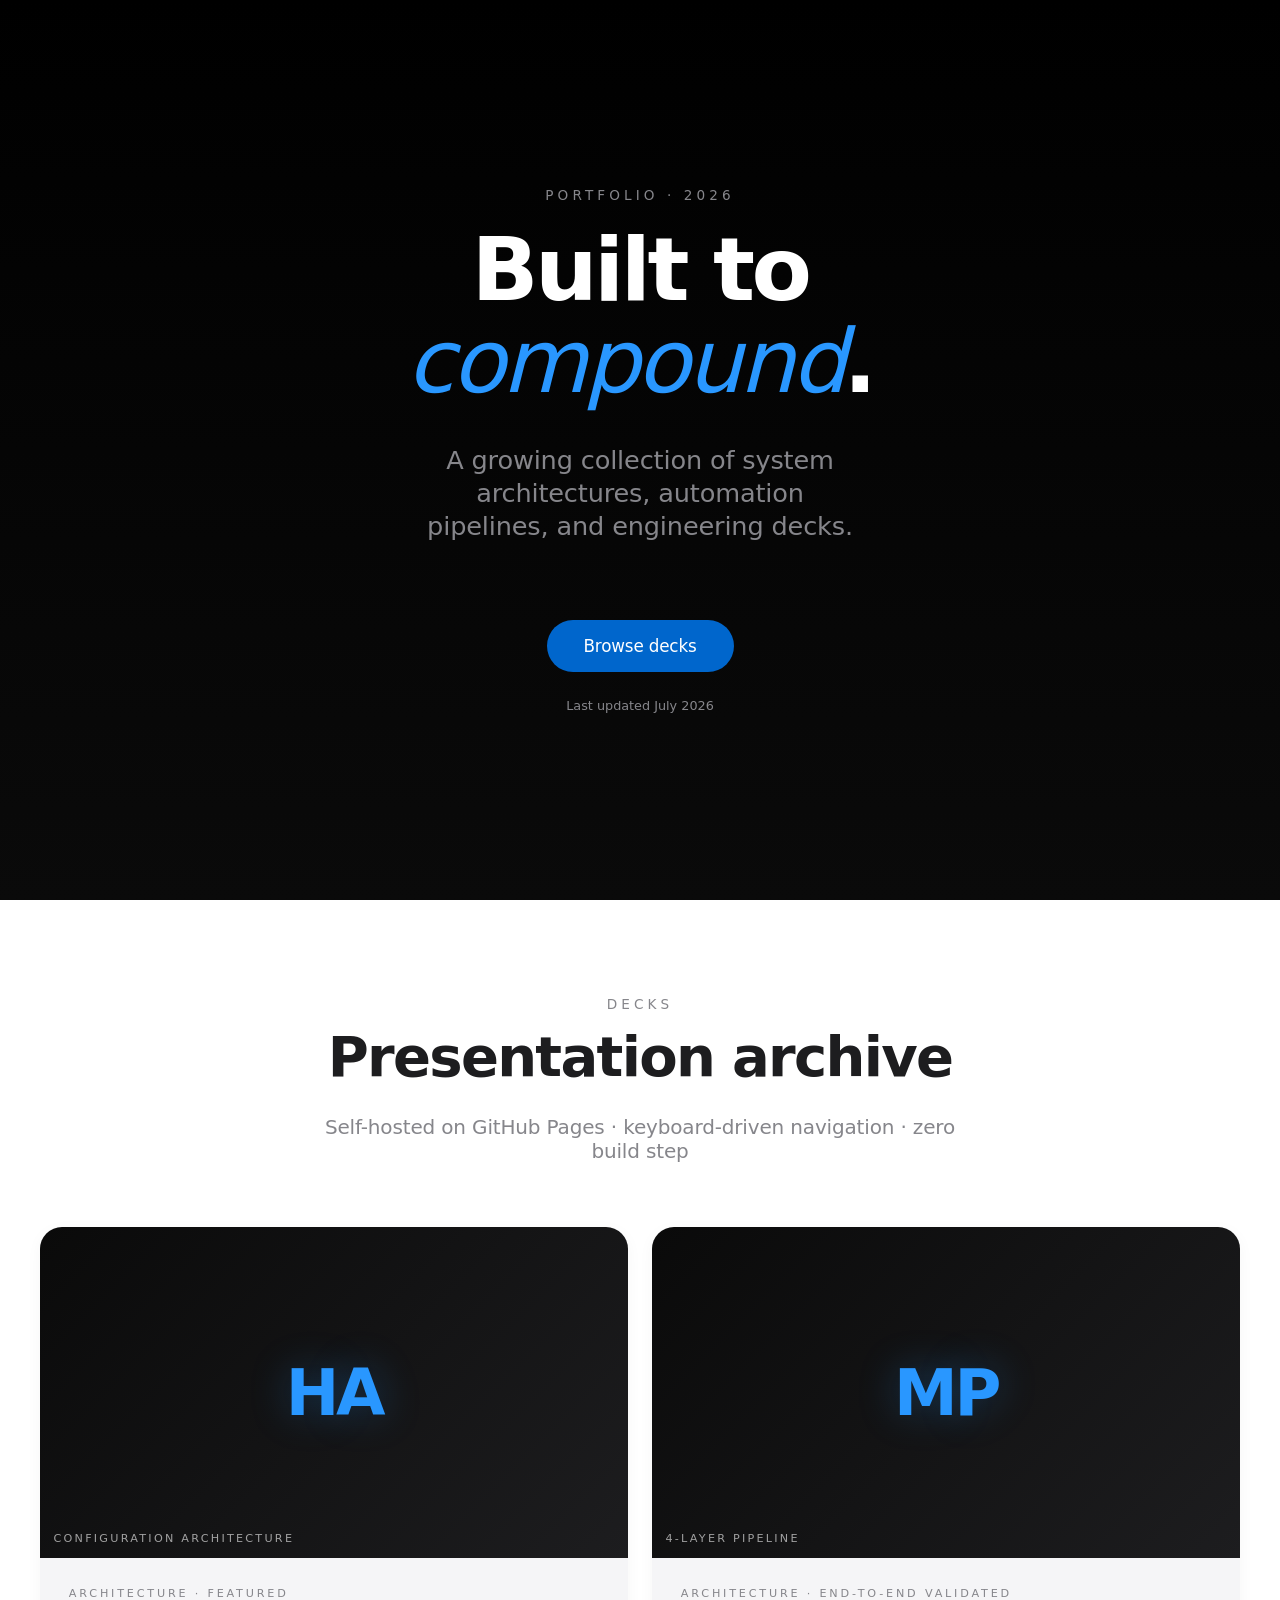
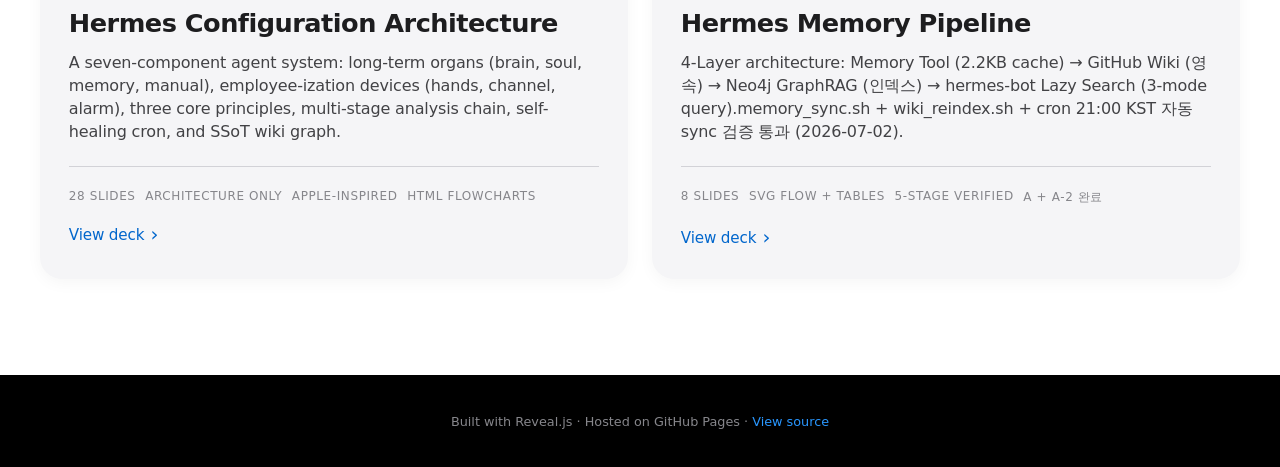
<file: index.html>
<!DOCTYPE html>
<html lang="en">
<head>
  <meta charset="utf-8">
  <meta name="viewport" content="width=device-width, initial-scale=1.0">
  <title>Portfolio — YuRi</title>
  <meta name="description" content="Technical presentation decks and architecture write-ups.">
  <link rel="stylesheet" href="assets/css/portfolio.css">
  <link rel="icon" type="image/svg+xml" href="data:image/svg+xml,%3Csvg xmlns='http://www.w3.org/2000/svg' viewBox='0 0 100 100'%3E%3Ctext y='.9em' font-size='90'%3E%E2%9A%A1%3C/text%3E%3C/svg%3E">
</head>
<body>

  <!-- Hero -->
  <section class="hero">
    <p class="hero-tag">Portfolio · 2026</p>
    <h1 class="hero-title">Built to <em>compound</em>.</h1>
    <p class="hero-sub">A growing collection of system architectures, automation pipelines, and engineering decks.</p>
    <a href="#decks" class="hero-cta">Browse decks</a>
    <p class="hero-meta">Last updated July 2026</p>
  </section>

  <!-- Decks -->
  <section class="decks-section" id="decks">
    <div class="section-header">
      <p class="section-tag">Decks</p>
      <h2 class="section-title">Presentation archive</h2>
      <p class="section-sub">Self-hosted on GitHub Pages · keyboard-driven navigation · zero build step</p>
    </div>

    <div class="deck-grid">

      <a class="deck-card" href="decks/hermes-architecture/">
        <div class="deck-thumb">
          <span class="deck-thumb-glyph">HA</span>
          <span class="deck-thumb-label">Configuration Architecture</span>
        </div>
        <div class="deck-body">
          <p class="deck-tag">Architecture · Featured</p>
          <h3 class="deck-title">Hermes Configuration Architecture</h3>
          <p class="deck-desc">A seven-component agent system: long-term organs (brain, soul, memory, manual), employee-ization devices (hands, channel, alarm), three core principles, multi-stage analysis chain, self-healing cron, and SSoT wiki graph.</p>
          <div class="deck-meta">
            <span class="deck-meta-item">28 slides</span>
            <span class="deck-meta-item">Architecture only</span>
            <span class="deck-meta-item">Apple-inspired</span>
            <span class="deck-meta-item">HTML flowcharts</span>
          </div>
          <span class="deck-cta">View deck</span>
        </div>
      </a>

      <a class="deck-card" href="decks/memory-pipeline/">
        <div class="deck-thumb">
          <span class="deck-thumb-glyph">MP</span>
          <span class="deck-thumb-label">4-Layer Pipeline</span>
        </div>
        <div class="deck-body">
          <p class="deck-tag">Architecture · End-to-end Validated</p>
          <h3 class="deck-title">Hermes Memory Pipeline</h3>
          <p class="deck-desc">4-Layer architecture: Memory Tool (2.2KB cache) → GitHub Wiki (영속) → Neo4j GraphRAG (인덱스) → hermes-bot Lazy Search (3-mode query).memory_sync.sh + wiki_reindex.sh + cron 21:00 KST 자동 sync 검증 통과 (2026-07-02).</p>
          <div class="deck-meta">
            <span class="deck-meta-item">8 slides</span>
            <span class="deck-meta-item">SVG flow + tables</span>
            <span class="deck-meta-item">5-stage verified</span>
            <span class="deck-meta-item">a + a-2 완료</span>
          </div>
          <span class="deck-cta">View deck</span>
        </div>
      </a>

    </div>
  </section>

  <!-- Footer -->
  <footer>
    <p>Built with Reveal.js · Hosted on GitHub Pages · <a href="https://github.com/mybotagent/hermes-architecture-deck">View source</a></p>
  </footer>

</body>
</html><!-- 2026-07-02T16:58:59Z forced rebuild -->
</file>
<file: assets/css/portfolio.css>
/* ============================================
   Portfolio (root) — Apple Design System
   ============================================ */

:root {
  /* Apple Design Tokens (dark mode, immersive) */
  --apple-primary: #0066cc;
  --apple-primary-focus: #0071e3;
  --apple-primary-on-dark: #2997ff;
  --apple-ink: #1d1d1f;
  --apple-body-on-dark: #ffffff;
  --apple-body-muted: #86868b;
  --apple-canvas: #ffffff;
  --apple-canvas-parchment: #f5f5f7;
  --apple-surface-pearl: #fafafc;
  --apple-surface-black: #000000;
  --apple-divider: #d2d2d7;
  --apple-on-dark: #ffffff;
}

* { margin: 0; padding: 0; box-sizing: border-box; }

html, body {
  background: var(--apple-surface-black);
  color: var(--apple-body-on-dark);
  font-family: "SF Pro Display", "SF Pro Text", system-ui, -apple-system, BlinkMacSystemFont, "Helvetica Neue", sans-serif;
  font-feature-settings: "ss01", "ss02", "cv01", "cv11";
  -webkit-font-smoothing: antialiased;
  -moz-osx-font-smoothing: grayscale;
  letter-spacing: -0.01em;
  scroll-behavior: smooth;
}

/* Hero Section (full-screen, edge-to-edge) */
.hero {
  min-height: 100vh;
  display: flex;
  flex-direction: column;
  justify-content: center;
  align-items: center;
  text-align: center;
  padding: 4em 2em;
  background: linear-gradient(180deg, #000000 0%, #0a0a0a 100%);
}

.hero-tag {
  font-size: 0.85em;
  letter-spacing: 0.3em;
  text-transform: uppercase;
  color: var(--apple-body-muted);
  margin-bottom: 1.5em;
  font-weight: 500;
}

.hero-title {
  font-size: clamp(2.5em, 7vw, 5.5em);
  font-weight: 600;
  line-height: 1.05;
  letter-spacing: -0.04em;
  color: var(--apple-on-dark);
  margin-bottom: 0.4em;
  max-width: 12ch;
}

.hero-title em {
  font-style: italic;
  font-weight: 500;
  color: var(--apple-primary-on-dark);
}

.hero-sub {
  font-size: clamp(1.1em, 2vw, 1.7em);
  font-weight: 300;
  line-height: 1.3;
  color: var(--apple-body-muted);
  max-width: 28ch;
  margin-bottom: 3em;
}

.hero-cta {
  display: inline-block;
  padding: 0.95em 2.2em;
  background: var(--apple-primary);
  color: var(--apple-on-dark);
  text-decoration: none;
  border-radius: 980px;  /* Apple pill shape */
  font-size: 1.05em;
  font-weight: 400;
  letter-spacing: -0.01em;
  transition: background 0.2s ease, transform 0.2s ease;
}

.hero-cta:hover {
  background: var(--apple-primary-focus);
  transform: scale(1.02);
}

.hero-meta {
  margin-top: 2em;
  font-size: 0.8em;
  color: var(--apple-body-muted);
  letter-spacing: 0;
}

/* Decks Section */
.decks-section {
  padding: 6em 2em;
  background: var(--apple-canvas);
  color: var(--apple-ink);
}

.section-header {
  text-align: center;
  margin-bottom: 4em;
}

.section-tag {
  font-size: 0.85em;
  letter-spacing: 0.3em;
  text-transform: uppercase;
  color: var(--apple-body-muted);
  margin-bottom: 1em;
  font-weight: 500;
}

.section-title {
  font-size: clamp(2em, 5vw, 3.5em);
  font-weight: 600;
  line-height: 1.1;
  letter-spacing: -0.03em;
  color: var(--apple-ink);
  margin-bottom: 0.5em;
}

.section-sub {
  font-size: 1.25em;
  font-weight: 300;
  color: var(--apple-body-muted);
  max-width: 50ch;
  margin: 0 auto;
}

/* Deck Card (Apple tile style) */
.deck-grid {
  max-width: 1200px;
  margin: 0 auto;
  display: grid;
  grid-template-columns: repeat(auto-fit, minmax(360px, 1fr));
  gap: 1.5em;
}

.deck-card {
  position: relative;
  display: block;
  text-decoration: none;
  color: inherit;
  background: var(--apple-canvas-parchment);
  border-radius: 22px;
  overflow: hidden;
  transition: transform 0.3s cubic-bezier(0.25, 0.46, 0.45, 0.94);
  box-shadow: 0 4px 16px rgba(0, 0, 0, 0.04);
  cursor: pointer;
}

.deck-card:hover {
  transform: translateY(-4px) scale(1.005);
  box-shadow: 0 12px 32px rgba(0, 0, 0, 0.08);
}

.deck-thumb {
  aspect-ratio: 16 / 9;
  background: linear-gradient(135deg, #0a0a0a 0%, #1d1d1f 100%);
  display: flex;
  align-items: center;
  justify-content: center;
  position: relative;
  overflow: hidden;
}

.deck-thumb-glyph {
  font-size: 4em;
  font-weight: 600;
  color: var(--apple-primary-on-dark);
  letter-spacing: -0.05em;
  text-shadow: 0 0 40px rgba(41, 151, 255, 0.3);
}

.deck-thumb-label {
  position: absolute;
  bottom: 1.2em;
  left: 1.2em;
  font-size: 0.7em;
  letter-spacing: 0.2em;
  text-transform: uppercase;
  color: rgba(255, 255, 255, 0.6);
  font-weight: 500;
}

.deck-body {
  padding: 1.8em 1.8em 2em;
}

.deck-tag {
  font-size: 0.7em;
  letter-spacing: 0.25em;
  text-transform: uppercase;
  color: var(--apple-body-muted);
  margin-bottom: 0.8em;
  font-weight: 500;
}

.deck-title {
  font-size: 1.6em;
  font-weight: 600;
  letter-spacing: -0.02em;
  line-height: 1.15;
  color: var(--apple-ink);
  margin-bottom: 0.5em;
}

.deck-desc {
  font-size: 1em;
  font-weight: 400;
  line-height: 1.45;
  color: #424245;
  margin-bottom: 1.2em;
}

.deck-meta {
  display: flex;
  flex-wrap: wrap;
  gap: 0.6em;
  margin-top: 1.4em;
  padding-top: 1.4em;
  border-top: 1px solid var(--apple-divider);
}

.deck-meta-item {
  font-size: 0.75em;
  color: var(--apple-body-muted);
  font-weight: 500;
  letter-spacing: 0.05em;
  text-transform: uppercase;
}

.deck-cta {
  margin-top: 1.4em;
  display: inline-flex;
  align-items: center;
  gap: 0.4em;
  font-size: 0.95em;
  color: var(--apple-primary);
  font-weight: 400;
}

.deck-cta::after {
  content: "›";
  font-size: 1.3em;
  line-height: 1;
  transition: transform 0.2s ease;
}

.deck-card:hover .deck-cta::after {
  transform: translateX(4px);
}

/* Empty deck placeholder */
.deck-empty {
  border: 1px dashed var(--apple-divider);
  background: transparent;
  box-shadow: none;
  display: flex;
  align-items: center;
  justify-content: center;
  min-height: 320px;
  cursor: default;
}

.deck-empty:hover { transform: none; box-shadow: none; }

.deck-empty-content {
  text-align: center;
  padding: 2em;
  color: var(--apple-body-muted);
}

.deck-empty-content h3 {
  font-size: 1.2em;
  font-weight: 500;
  margin-bottom: 0.5em;
  color: var(--apple-ink);
}

.deck-empty-content code {
  display: inline-block;
  margin-top: 0.8em;
  padding: 0.5em 1em;
  background: var(--apple-canvas-parchment);
  border-radius: 6px;
  font-size: 0.85em;
  font-family: ui-monospace, "SF Mono", monospace;
}

/* Footer */
footer {
  padding: 3em 2em;
  text-align: center;
  background: var(--apple-surface-black);
  color: var(--apple-body-muted);
  font-size: 0.8em;
  letter-spacing: 0;
}

footer a {
  color: var(--apple-primary-on-dark);
  text-decoration: none;
}

footer a:hover { text-decoration: underline; }

/* Responsive */
@media (max-width: 720px) {
  .hero { padding: 3em 1.5em; }
  .decks-section { padding: 4em 1.5em; }
  .deck-grid { grid-template-columns: 1fr; }
  .deck-body { padding: 1.4em 1.4em 1.6em; }
}
</file>
